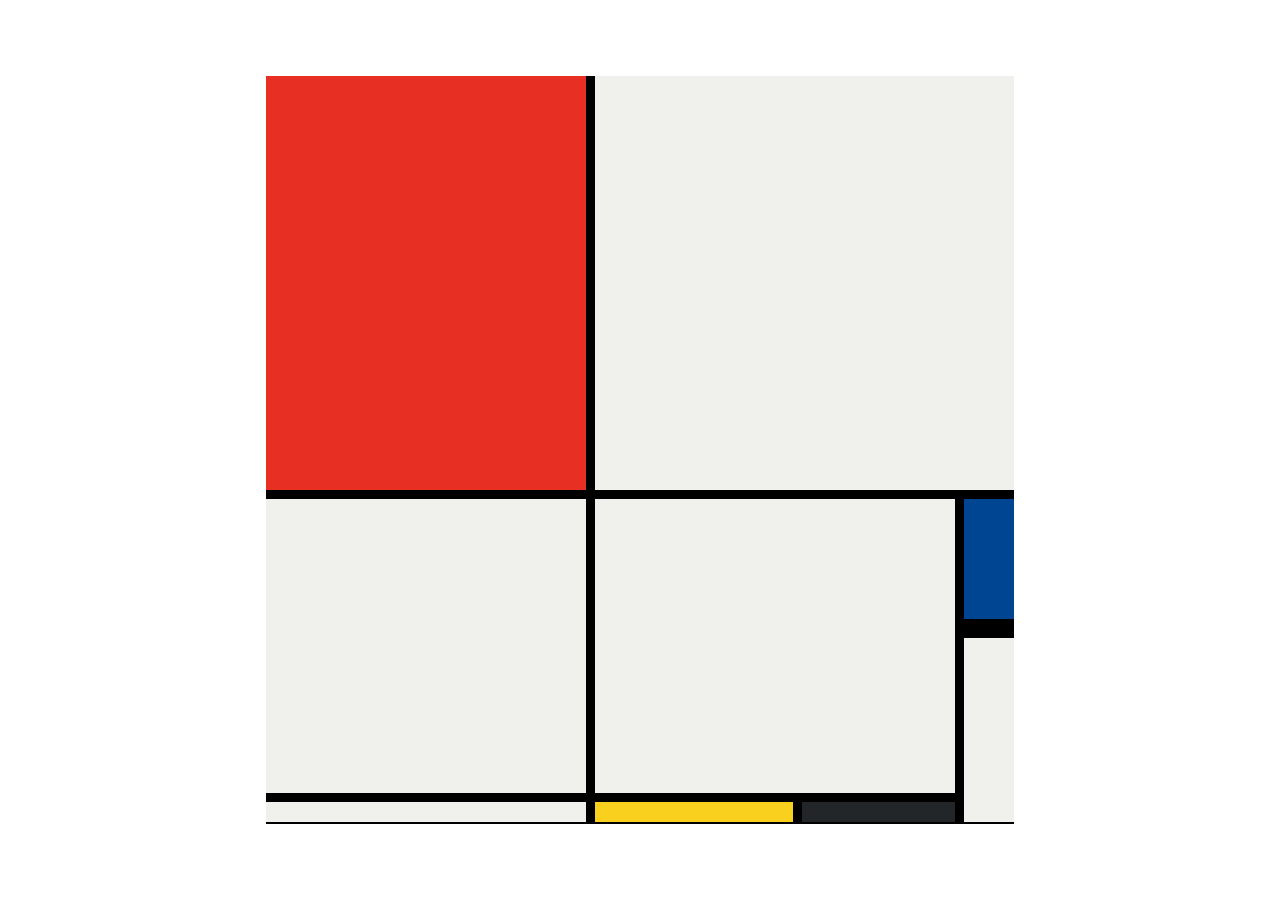
<file: index.html>
<!DOCTYPE html>
<html lang="en">
<head>
  <meta charset="UTF-8">
  <meta name="viewport" content="width=device-width, initial-scale=1.0">
  <title>Document</title>
 <link rel="stylesheet" href="style/grid-placement.css">
</head>
<body>
  <div class="container">
    <div class="item red"></div>
    <div class="item white1"></div>
    <div class="item white2"></div>
    <div class="item white3"></div>
    <div class="item blue"></div>
    <div class="item white4"></div>
    <div class="item"></div>
    <div class="item yellow"></div>
    <div class="item black"></div>
  </div>
</body>
</html>
</file>
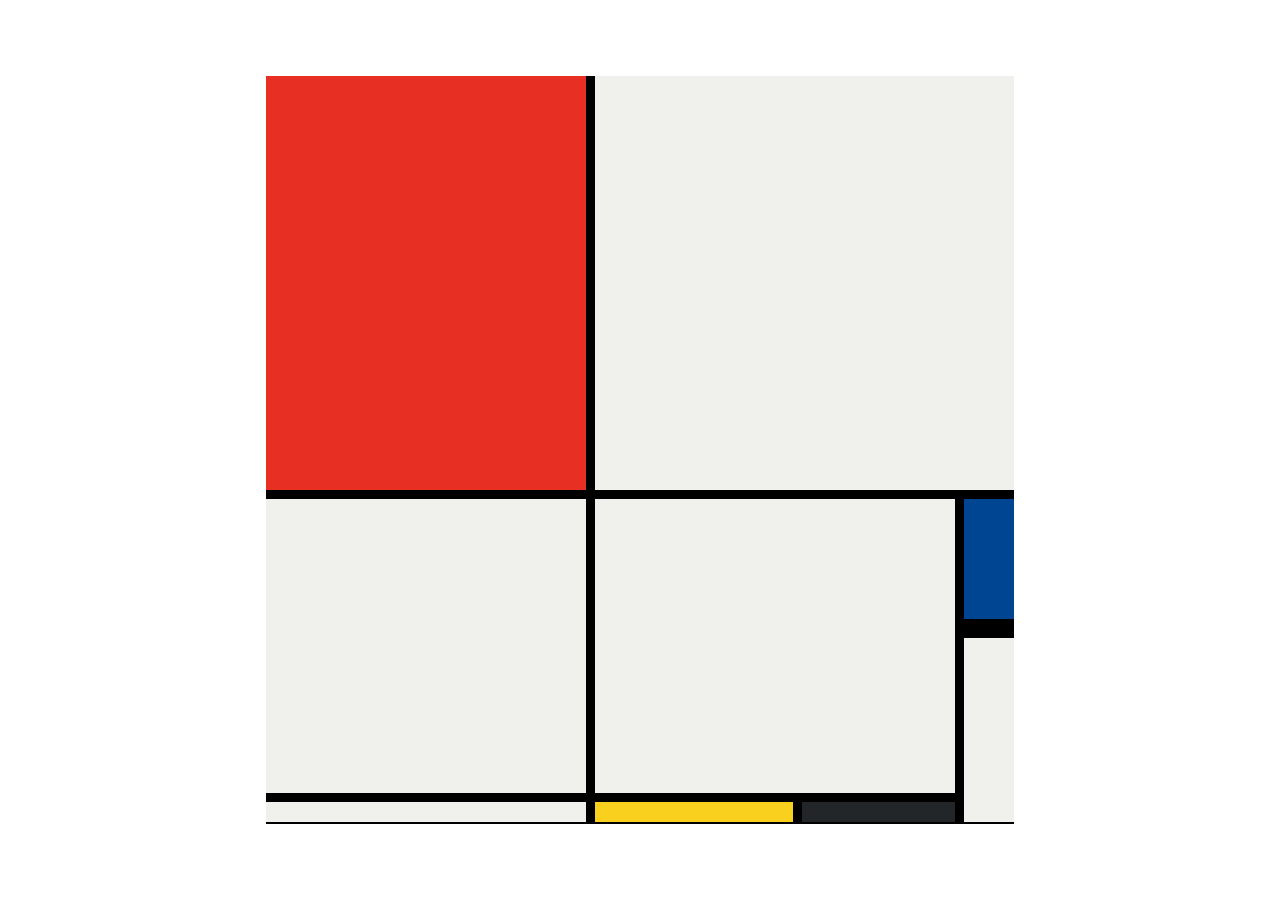
<file: index2.html>
<!DOCTYPE html>
<html lang="en">
<head>
  <meta charset="UTF-8">
  <meta name="viewport" content="width=device-width, initial-scale=1.0">
  <title>Document</title>
 <link rel="stylesheet" href="style/grid-placement.css">
</head>
<body>
  <div class="container">
    <div class="item red"></div>
    <div class="item white1"></div>
    <div class="item white2"></div>
    <div class="item white3"></div>
    <div class="item blue"></div>
    <div class="item white4"></div>
    <div class="item"></div>
    <div class="item yellow"></div>
    <div class="item black"></div>
  </div>
</body>
</html>
</file>
<file: style/grid-placement.css>
body {
  display: flex;
  justify-content: center;
  align-items: center;
  height: 100vh;
  margin: 0;
  padding: 0;
}
.container {
  height: 748px;
  width: 748px;
  display: grid;
  background-color: #000;
  grid-template-columns: 320px 198px 153px 50px;
  grid-template-rows: 414px 130px 155px 20px;
  gap: 9px;
}
.item {
 background-color:  #F0F1EC;
}
.red {
  background-color:  #E72F24;
 
}
.white1 {
  grid-column: span 3;
}
.white2 {
  grid-row: span 2;
}
.white3 {
  grid-row: span 2;
  grid-column: span 2;
}
.white4 {
  grid-row: span 2
}
.yellow {
  background-color:#F9D01E ;
}
.black {
  background-color: #232629;
}
.blue {
  background-color:#004592 ;
  border-bottom: 10px #000 solid;
}
</file>
